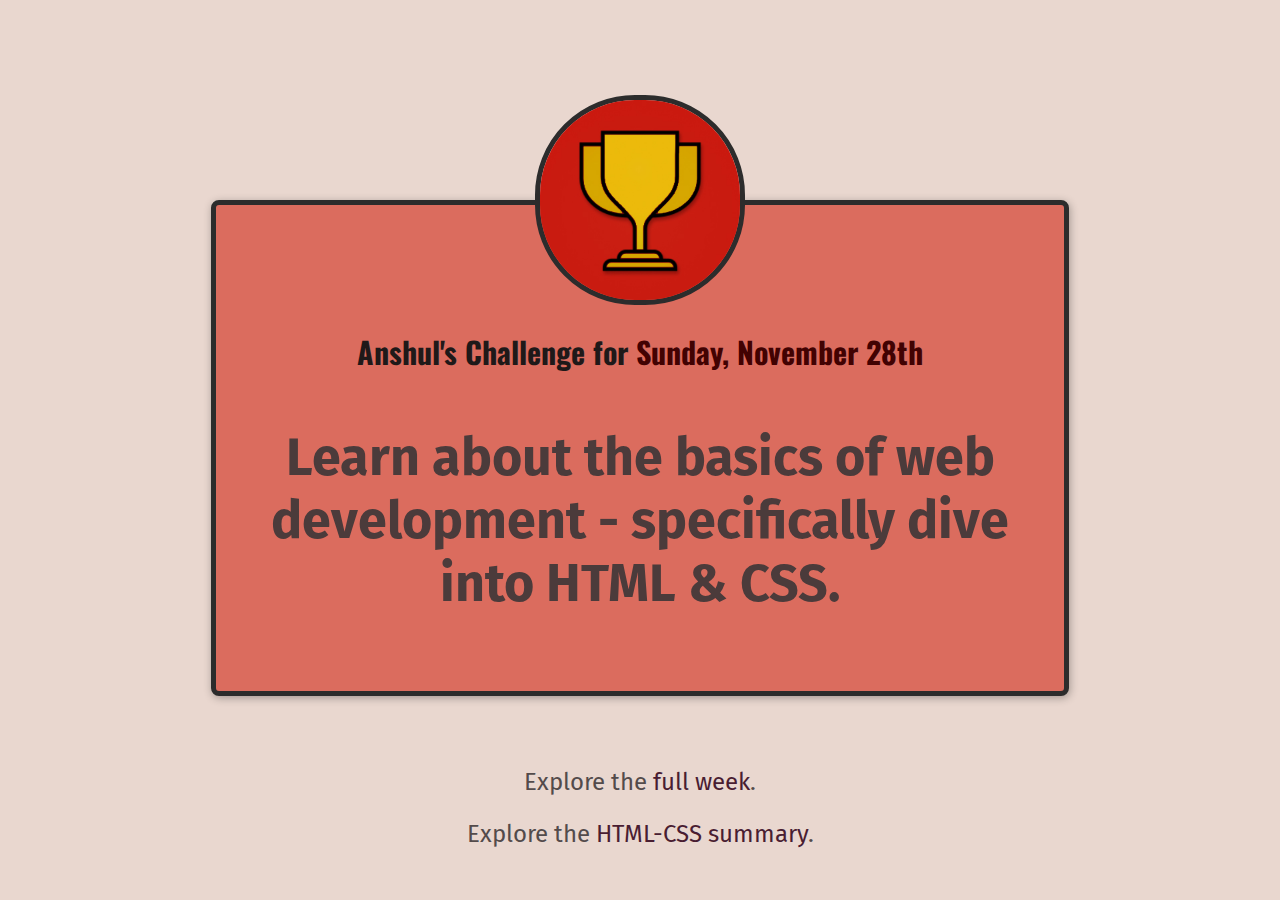
<file: index.html>
<!DOCTYPE html>
<html lang="en">
  <head>
    <meta charset="UTF-8" />
    <link rel="preconnect" href="https://fonts.googleapis.com" />
    <link rel="preconnect" href="https://fonts.gstatic.com" crossorigin />
    <link
      href="https://fonts.googleapis.com/css2?family=Fira+Sans:wght@400;700&family=Oswald:wght@700&display=swap"
      rel="stylesheet"
    />
    <link href="/styles/shared.css" rel="stylesheet" />
    <link href="/styles/daily-challenge.css" rel="stylesheet" />
    <link rel="icon" href="/images/favicon.ico" type="image/x-icon" />
    <title>My Daily Challenge</title>
  </head>
  <body>
    <main>
      <img src="/images/challenges-trophy.jpg" alt="A trophy" />
      <h1>Anshul's Challenge for <span>Sunday, November 28th</span></h1>
      <p id="todays-challenge">
        Learn about the basics of web development - specifically dive into HTML
        & CSS.
      </p>
    </main>
    <footer>
      <p>Explore the <a href="/full-week.html">full week</a>.</p>
      <p>Explore the <a href="/html-css.html">HTML-CSS summary</a>.</p>
    </footer>
  </body>
</html>
</file>
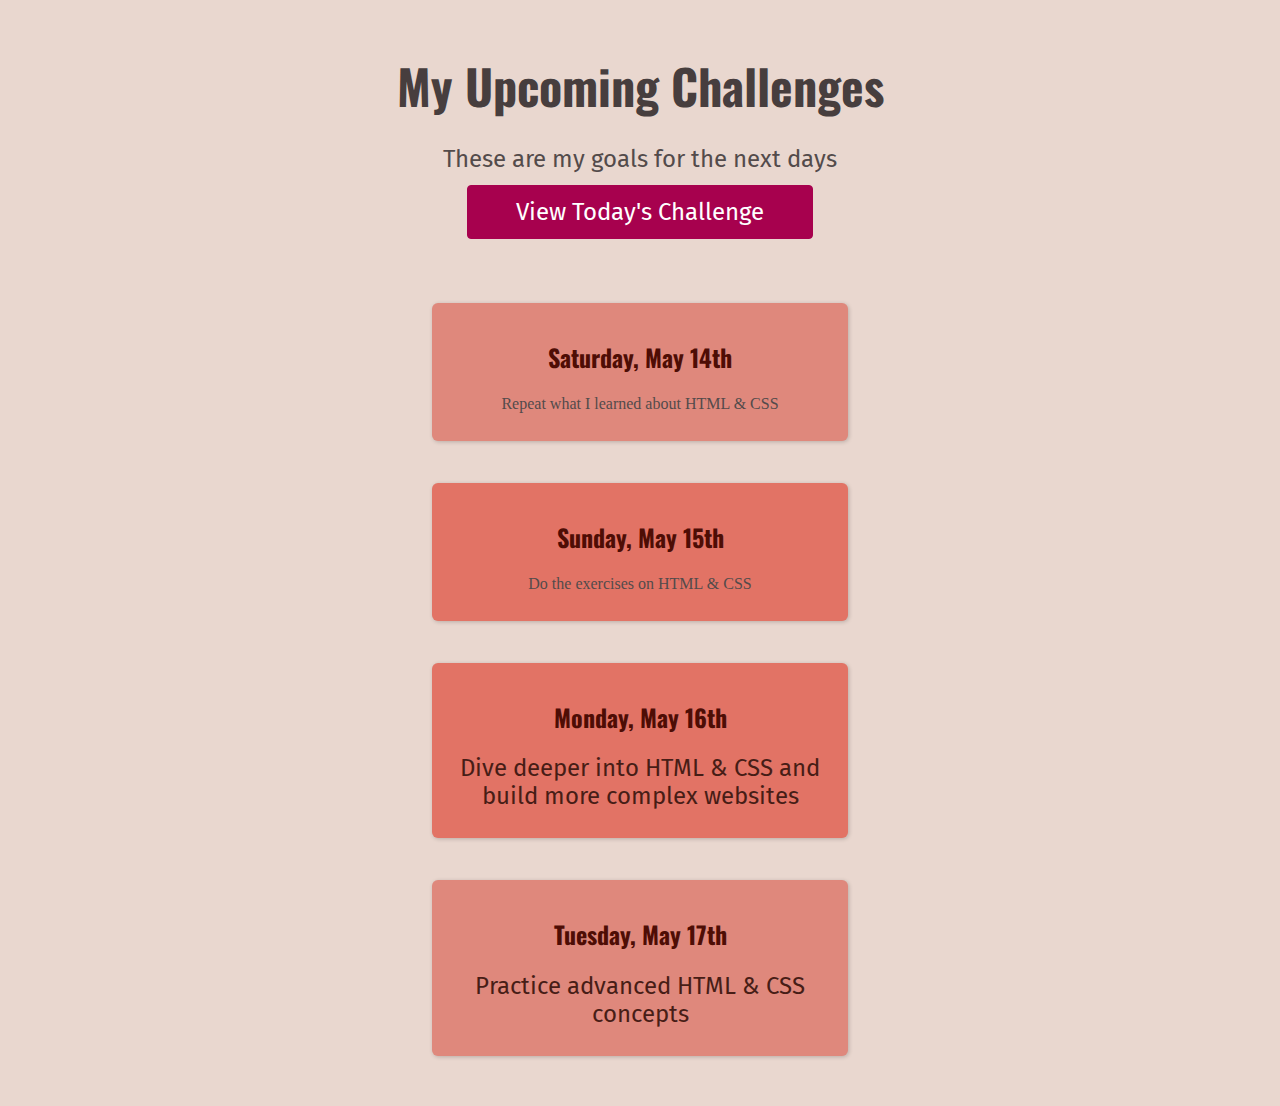
<file: full-week.html>
<!DOCTYPE html>
<html lang="en">
  <head>
    <meta charset="UTF-8" />
    <link rel="preconnect" href="https://fonts.googleapis.com" />
    <link rel="preconnect" href="https://fonts.gstatic.com" crossorigin />
    <link
      href="https://fonts.googleapis.com/css2?family=Fira+Sans:wght@400;700&family=Oswald:wght@700&display=swap"
      rel="stylesheet"
    />
    <link href="/styles/shared.css" rel="stylesheet" />
    <link href="/styles/full-week.css" rel="stylesheet" />
    <link rel="icon" href="/images/favicon.ico" type="image/x-icon" />
    <title>My Upcoming Challenges</title>
  </head>
  <body>
    <header>
      <h1>My Upcoming Challenges</h1>
      <p id="description">These are my goals for the next days</p>
      <a href="/">View Today's Challenge</a>
    </header>
    <main>
      <ol>
        <li>
          <h2>Saturday, May 14th</h2>
          <p">Repeat what I learned about HTML & CSS</p>
        </li>
        <li class="highlight-goal">
          <h2>Sunday, May 15th</h2>
          <p">Do the exercises on HTML & CSS</p>
        </li>
        <li class="highlight-goal">
          <h2>Monday, May 16th</h2>
          <p>Dive deeper into HTML & CSS and build more complex websites</p>
        </li>
        <li>
          <h2>Tuesday, May 17th</h2>
          <p>Practice advanced HTML & CSS concepts</p>
        </li>
      </ol>
    </main>
  </body>
</html>
</file>
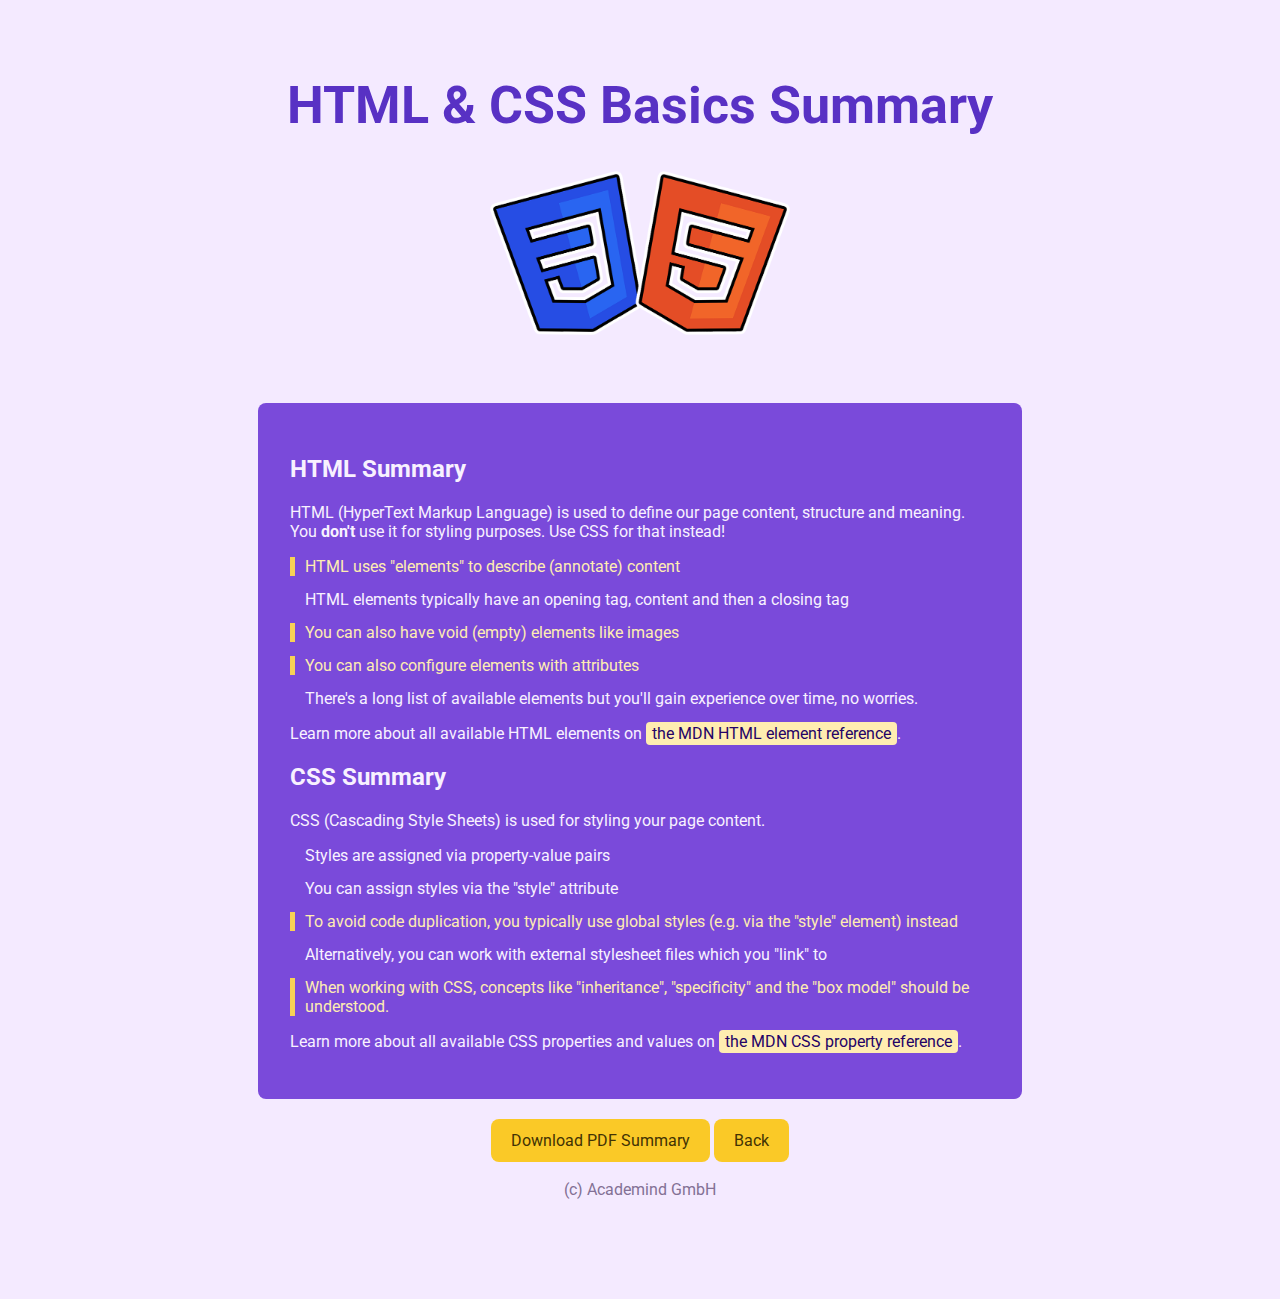
<file: html-css.html>
<!DOCTYPE html>
<html lang="en">
  <head>
    <meta charset="UTF-8" />
    <title>HTML & CSS Basics Summary</title>
    <link rel="preconnect" href="https://fonts.googleapis.com" />
    <link rel="preconnect" href="https://fonts.gstatic.com" crossorigin />
    <link
      href="https://fonts.googleapis.com/css2?family=Roboto:wght@400;900&display=swap"
      rel="stylesheet"
    />
    <link rel="stylesheet" href="/styles/html-css.css" />
    <link rel="icon" href="/images/favicon-html-css.ico" type="image/x-icon" />
  </head>
  <body>
    <header>
      <h1>HTML & CSS Basics Summary</h1>
      <img src="/images/html-css.png" alt="HTML and CSS logos" />
    </header>
    <main>
      <section>
        <h2>HTML Summary</h2>
        <p>
          HTML (HyperText Markup Language) is used to define our page content,
          structure and meaning. You <strong>don't</strong> use it for styling
          purposes. Use CSS for that instead!
        </p>
        <ul>
          <li class="extra-important">
            HTML uses "elements" to describe (annotate) content
          </li>
          <li>
            HTML elements typically have an opening tag, content and then a
            closing tag
          </li>
          <li class="extra-important">
            You can also have void (empty) elements like images
          </li>
          <li class="extra-important">
            You can also configure elements with attributes
          </li>
          <li>
            There's a long list of available elements but you'll gain experience
            over time, no worries.
          </li>
        </ul>
        <p>
          Learn more about all available HTML elements on
          <a href="https://developer.mozilla.org/en-US/docs/Web/HTML/Element"
            >the MDN HTML element reference</a
          >.
        </p>
      </section>

      <section>
        <h2>CSS Summary</h2>
        <p>
          CSS (Cascading Style Sheets) is used for styling your page content.
        </p>
        <ul>
          <li>Styles are assigned via property-value pairs</li>
          <li>You can assign styles via the "style" attribute</li>
          <li class="extra-important">
            To avoid code duplication, you typically use global styles (e.g. via
            the "style" element) instead
          </li>
          <li>
            Alternatively, you can work with external stylesheet files which you
            "link" to
          </li>
          <li class="extra-important">
            When working with CSS, concepts like "inheritance", "specificity"
            and the "box model" should be understood.
          </li>
        </ul>
        <p>
          Learn more about all available CSS properties and values on
          <a href="https://developer.mozilla.org/en-US/docs/Web/CSS/Reference"
            >the MDN CSS property reference</a
          >.
        </p>
      </section>
    </main>
    <footer>
      <a href="/pdfs/html-css-basics-summary.pdf" target="_blank"
        >Download PDF Summary</a
      >
      <a href="/">Back</a>
      <p>(c) Academind GmbH</p>
    </footer>
  </body>
</html>
</file>
<file: styles/shared.css>
body {
    background-color: rgb(233, 215, 207);
    text-align: center;
    color: rgb(83, 75, 75);
    margin: 50px;
  }
  
  h1 {
    font-family: "Oswald", sans-serif;
  }
  
  p {
    font-family: "Fira Sans", sans-serif;
    font-size: 24px;
  }
  
  a {
    font-family: "Fira Sans", sans-serif;
    text-decoration: none;
    color: rgb(167, 1, 78);
  }
  
  a:hover {
    text-decoration: underline;
  }
</file>
<file: styles/daily-challenge.css>
main {
  width: 800px;
  margin: 200px auto 72px auto;
  background-color: rgb(219, 108, 94);
  padding: 24px;
  border: 5px solid rgb(44, 44, 44);
  border-radius: 8px;
  box-shadow: 1px 2px 8px rgba(0, 0, 0, 0.3);
}

img {
  width: 200px;
  height: 200px;
  border-radius: 100px;
  border: 5px solid rgb(44, 44, 44);
  margin-top: -134px;
}

h1 {
  font-size: 30px;
  color: rgb(31, 25, 25);
}

a {
  color: rgb(73, 29, 50);
}

span {
  color: rgb(66, 2, 2);
}

#todays-challenge {
  color: rgb(75, 59, 59);
  font-weight: bold;
  font-size: 52px;
}
</file>
<file: styles/full-week.css>
header {
    margin-bottom: 64px;
}

h1 {
  font-size: 48px;
  color: rgb(71, 62, 62);
  margin: 0;
}

#description {
    margin-bottom: 12px;
}

a {
  padding: 12px 48px;
  background-color: rgb(167, 1, 78);
  color: white;
  border: 1px solid rgb(167, 1, 78);
  border-radius: 4px;
  font-size: 24px;
  display: inline-block;
  margin: 0;
}

a:hover {
  background-color: rgb(180, 12, 90);
  text-decoration: none;
}

ol {
  list-style: none;
  width: 500px;
  margin: 36px auto 0 auto;
  padding: 0;
}

li {
  padding: 16px;
  box-shadow: 1px 1px 4px rgba(0, 0, 0, 0.2);
  margin: 42px;
  background-color: rgb(223, 136, 124);
  border-radius: 6px;
}

h2 {
    color: rgb(78, 13, 5);
    font-family: 'Oswald', sans-serif;
}

main p {
    margin: 12px;
    color: rgb(71, 29, 22);
}

.highlight-goal {
    background-color: rgb(226, 115, 101);
}
</file>
<file: styles/html-css.css>
body {
  font-family: "Roboto", sans-serif;
  background-color: rgb(244, 234, 255);
}

h1 {
  font-size: 52px;
  color: rgb(88, 49, 196);
}

header {
  text-align: center;
  padding: 32px;
}

header img {
  width: 300px;
}

main {
  background-color: rgb(122, 74, 218);
  padding: 32px;
  margin: 32px auto;
  width: 700px;
  border-radius: 8px;
  color: rgb(248, 241, 255);
}

ul {
  margin: 0;
  padding: 0;
  list-style: none;
}

li {
  margin: 14px 0;
  padding-left: 10px;
  border-left: 5px solid transparent;
}

a {
  text-decoration: none;
  color: rgb(36, 3, 102);
  background-color: rgb(255, 237, 177);
  padding: 2px 6px;
  border-radius: 4px;
}

a:hover,
a:active {
  background-color: rgb(250, 201, 39);
}

footer {
  text-align: center;
  margin-bottom: 100px;
}

footer p {
  color: rgb(131, 113, 149);
  margin-top: 30px;
}

footer a {
  padding: 12px 20px;
  border-radius: 8px;
  background-color: rgb(250, 201, 39);
  color: rgb(66, 51, 4);
}

footer a:hover,
footer a:active {
  background-color: rgb(255, 186, 58);
}

.extra-important {
  color: rgb(255, 237, 177);
  border-color: rgb(247, 209, 85);
}
</file>
